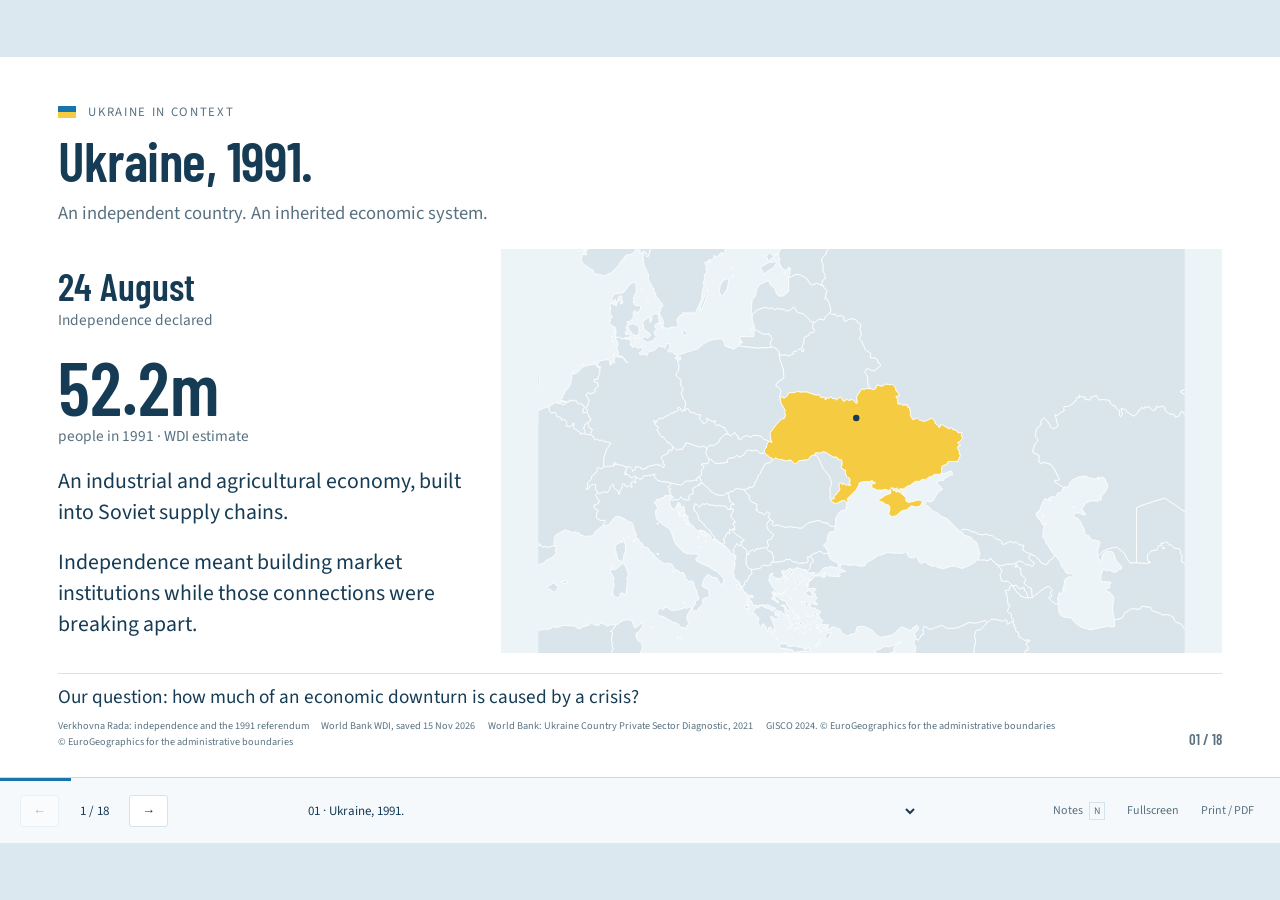
<file: deck/index.html>
<!doctype html>
<html lang="en">
  <head>
    <meta charset="utf-8" />
    <meta name="viewport" content="width=device-width,initial-scale=1" />
    <title>Ukraine: the path we don't observe</title>
    <meta name="theme-color" content="#163c55" />
    <link
      rel="icon"
      href="data:image/svg+xml,%3Csvg xmlns='http://www.w3.org/2000/svg' viewBox='0 0 32 32'%3E%3Cpath fill='%231675ae' d='M0 0h32v16H0z'/%3E%3Cpath fill='%23f5cc41' d='M0 16h32v16H0z'/%3E%3C/svg%3E"
    />
    <link rel="stylesheet" href="deck.css" />
    <script defer src="../prototype/vendor/d3.v7.min.js"></script>
    <script defer src="slides.js"></script>
    <script defer src="deck.js"></script>
  </head>
  <body>
    <a class="skip-link" href="#navigation">Skip to slide navigation</a>
    <main class="stage" id="stage" aria-label="Lecture slides">
      <p id="loading" role="status">Loading the lecture…</p>
    </main>
    <nav id="navigation" aria-label="Slide navigation">
      <div class="nav-left">
        <button id="previous" aria-label="Previous slide">←</button
        ><span id="counter" aria-live="polite">1 / 18</span
        ><button id="next" aria-label="Next slide">→</button>
      </div>
      <label class="slide-picker"
        ><span class="visually-hidden">Choose slide</span
        ><select id="slide-select"></select
      ></label>
      <div class="nav-right">
        <button
          id="notes-button"
          aria-pressed="false"
          title="Speaker notes · N"
        >
          Notes <kbd>N</kbd></button
        ><button id="fullscreen" title="Fullscreen · F">Fullscreen</button
        ><button id="print" title="Print all slides to PDF">Print / PDF</button>
      </div>
      <div id="progress" aria-hidden="true"></div>
    </nav>
    <aside id="notes" hidden aria-labelledby="notes-title">
      <div>
        <h2 id="notes-title">Speaker notes</h2>
        <button id="close-notes" aria-label="Close speaker notes">×</button>
      </div>
      <p id="notes-text"></p>
    </aside>
    <div id="tooltip" class="tooltip" hidden></div>
    <script>
      document.getElementById("loading").textContent =
        "Loading the lecture… Use arrow keys to move between slides.";
    </script>
  </body>
</html>
</file>
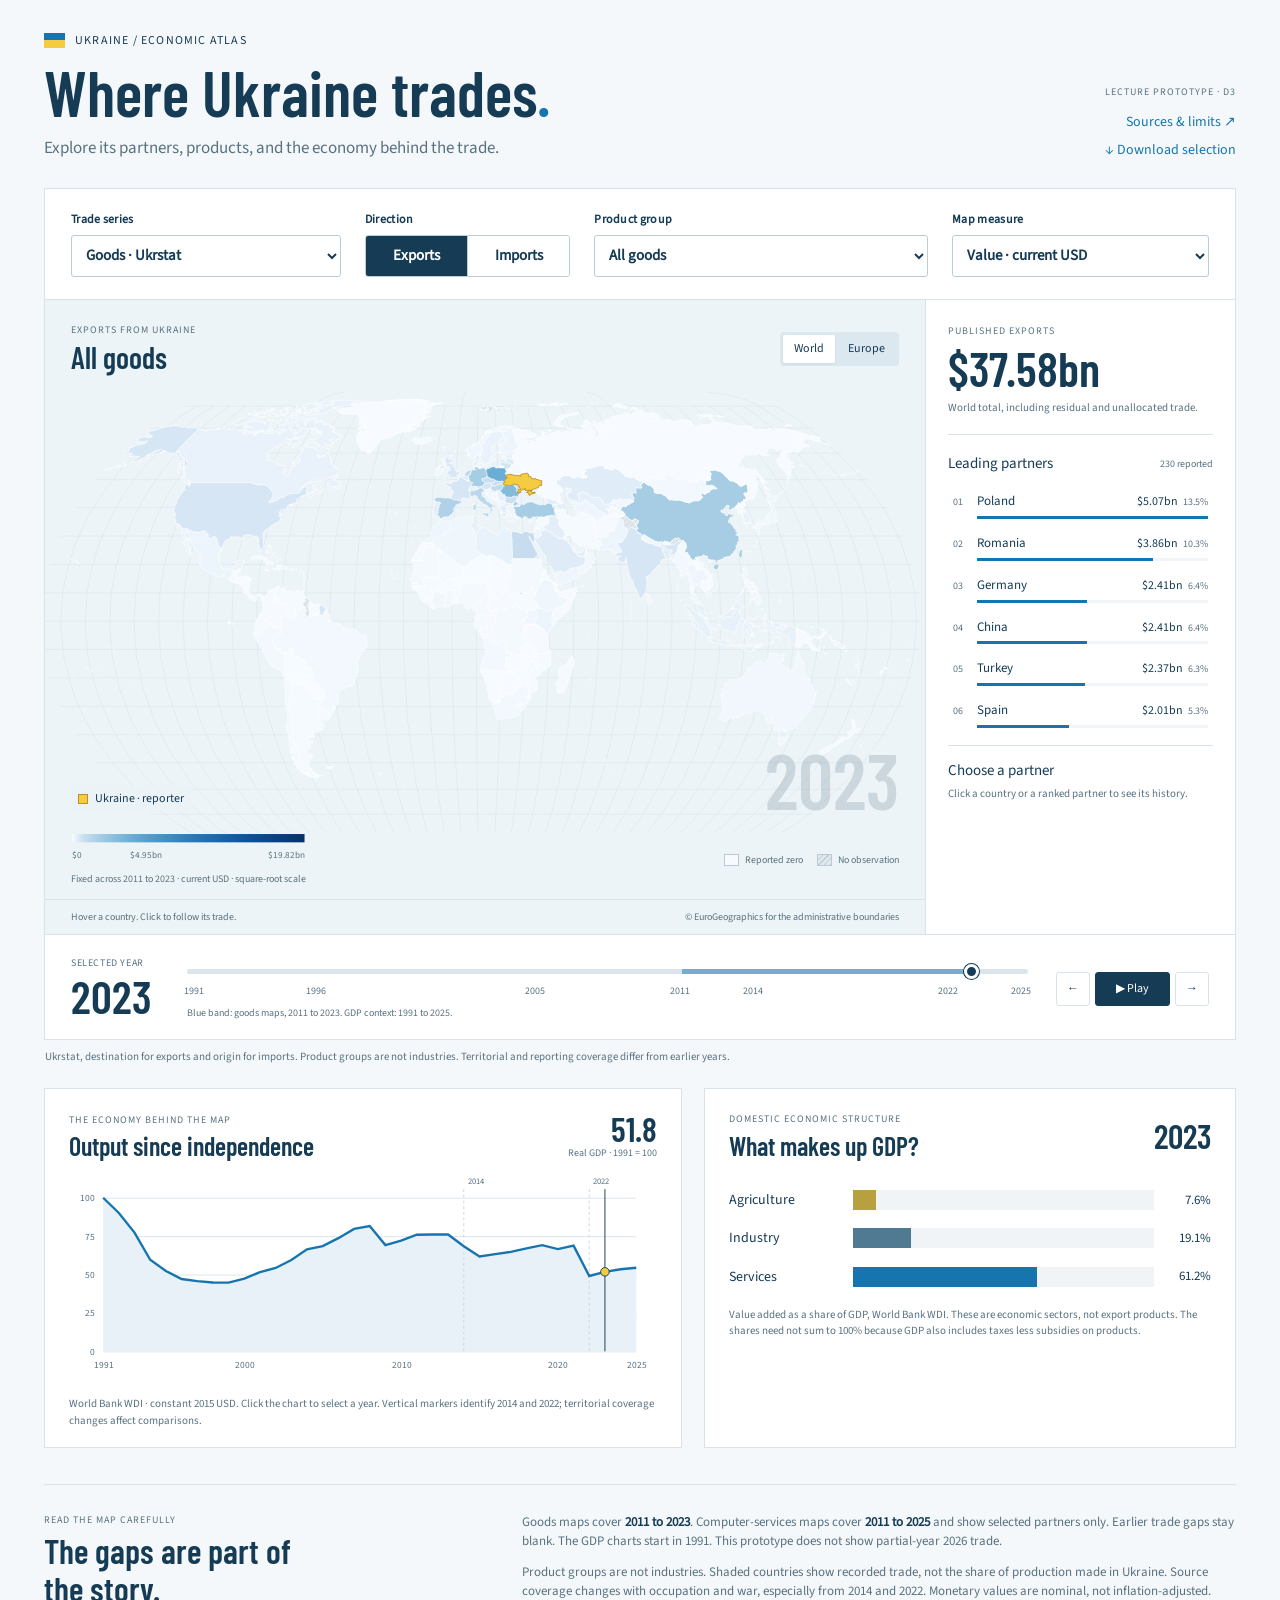
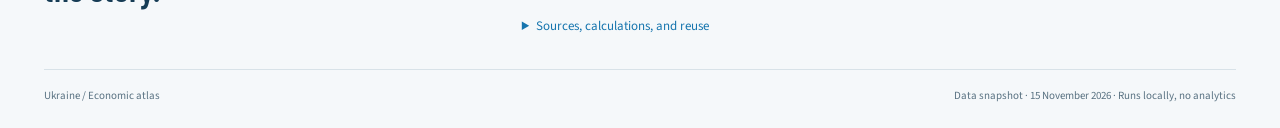
<file: prototype/index.html>
<!doctype html>
<html lang="en">
  <head>
    <meta charset="utf-8" />
    <meta name="viewport" content="width=device-width,initial-scale=1" />
    <meta name="theme-color" content="#163c55" />
    <title>Where Ukraine trades | Economic atlas</title>
    <link
      rel="icon"
      href="data:image/svg+xml,%3Csvg xmlns='http://www.w3.org/2000/svg' viewBox='0 0 32 32'%3E%3Cpath fill='%231675ae' d='M0 0h32v16H0z'/%3E%3Cpath fill='%23f5cc41' d='M0 16h32v16H0z'/%3E%3C/svg%3E"
    />
    <link rel="stylesheet" href="styles.css" />
    <script defer src="vendor/d3.v7.min.js"></script>
    <script defer src="app.js"></script>
  </head>
  <body>
    <a class="skip-link" href="#controls">Skip to controls</a>
    <div class="page">
      <header class="masthead">
        <div>
          <div class="atlas-label">
            <span class="flag" aria-hidden="true"></span> Ukraine / Economic
            atlas
          </div>
          <h1>Where Ukraine trades<span>.</span></h1>
          <p class="intro">
            Explore its partners, products, and the economy behind the trade.
          </p>
        </div>
        <div class="header-actions">
          <span class="prototype-label">Lecture prototype · D3</span
          ><a href="#sources"
            >Sources &amp; limits <span aria-hidden="true">↗</span></a
          ><a id="download" class="text-button" aria-disabled="true"
            >↓ Download selection</a
          >
        </div>
      </header>

      <main>
        <div id="load-status" role="status" class="load-status">
          Loading the local data files…
        </div>
        <section
          id="controls"
          class="controls"
          aria-label="Trade controls"
          hidden
        >
          <label class="field"
            >Trade series<select id="dataset">
              <option value="goods">Goods · Ukrstat</option>
              <option value="it">Computer services · NBU</option>
            </select></label
          >
          <div class="field">
            Direction
            <div class="segmented" role="group" aria-label="Trade direction">
              <button data-flow="export" aria-pressed="true">Exports</button
              ><button data-flow="import" aria-pressed="false">Imports</button>
            </div>
          </div>
          <label class="field product-field"
            >Product group<select id="sector">
              <option>All goods</option>
            </select></label
          >
          <label class="field"
            >Map measure<select id="measure">
              <option value="value">Value · current USD</option>
              <option value="share">Share of total · %</option>
            </select></label
          >
        </section>

        <section class="atlas" aria-label="Trade partner map" hidden id="atlas">
          <div class="map-column">
            <div class="map-heading">
              <div>
                <p class="eyebrow" id="map-kicker">Exports from Ukraine</p>
                <h2 id="map-title">All goods</h2>
              </div>
              <div class="view-controls" role="group" aria-label="Map view">
                <button id="world-view" aria-pressed="true">World</button
                ><button id="europe-view" aria-pressed="false">Europe</button>
              </div>
            </div>
            <div class="map-wrap" id="map-wrap">
              <svg
                id="map"
                viewBox="0 0 960 500"
                role="img"
                aria-labelledby="map-svg-title map-svg-desc"
              >
                <title id="map-svg-title">Ukraine's trading partners</title>
                <desc id="map-svg-desc">
                  Country colors show recorded trade values. Ukraine is yellow.
                  A keyboard-accessible partner list appears beside the map.
                </desc>
                <defs>
                  <pattern
                    id="missing"
                    width="6"
                    height="6"
                    patternUnits="userSpaceOnUse"
                  >
                    <rect width="6" height="6" fill="#e0e8ec" />
                    <path
                      d="M-1 1L1-1M0 6L6 0M5 7L7 5"
                      stroke="#c4d1d9"
                      stroke-width="0.7"
                    />
                  </pattern>
                  <linearGradient
                    id="color-key"
                    x1="0"
                    x2="100%"
                  ></linearGradient>
                </defs>
                <g id="map-geography"></g>
              </svg>
              <span class="map-year" id="map-year" aria-hidden="true"
                >2023</span
              >
              <div class="map-empty" id="map-empty" hidden>
                <h3>No trade map for <span id="empty-year"></span></h3>
                <p id="empty-explanation"></p>
                <button id="jump-to-data">
                  Go to first available trade year
                </button>
                <p class="empty-hint">
                  The GDP timeline below still covers this year.
                </p>
              </div>
              <span class="ukraine-key"><i></i> Ukraine · reporter</span>
            </div>
            <div class="legend-row">
              <div class="color-legend">
                <svg
                  id="legend"
                  viewBox="0 0 260 42"
                  aria-label="Map color scale"
                ></svg
                ><span id="scale-note">Fixed scale across years</span>
              </div>
              <div class="missing-key">
                <span class="zero-swatch"></span>Reported zero
                <span class="missing-swatch"></span>No observation
              </div>
            </div>
            <div class="map-footer">
              <span>Hover a country. Click to follow its trade.</span
              ><span>© EuroGeographics for the administrative boundaries</span>
            </div>
          </div>
          <aside class="partners" aria-labelledby="partner-heading">
            <div class="partners-heading">
              <p class="eyebrow" id="total-label">Published exports</p>
              <div class="trade-total" id="trade-total"></div>
              <p id="total-note"></p>
            </div>
            <div class="list-heading">
              <h3 id="partner-heading">Leading partners</h3>
              <span id="partner-count"></span>
            </div>
            <div id="partner-list" class="partner-list"></div>
            <div class="country-detail">
              <div class="country-detail-heading">
                <h3 id="country-title">Choose a partner</h3>
                <button
                  id="clear-country"
                  class="text-button"
                  aria-label="Clear selected partner"
                  hidden
                >
                  Clear
                </button>
              </div>
              <p id="country-subtitle">
                Click a country or a ranked partner to see its history.
              </p>
              <svg
                id="country-chart"
                viewBox="0 0 320 110"
                role="img"
                aria-label="Selected partner trade history"
              ></svg>
            </div>
          </aside>
        </section>

        <section
          class="timeline"
          id="timeline"
          aria-label="Year controls"
          hidden
        >
          <div class="year-readout">
            <label for="year">Selected year</label
            ><output for="year" id="year-value">2023</output>
          </div>
          <div class="year-track">
            <input
              type="range"
              id="year"
              min="1991"
              max="2025"
              value="2023"
              step="1"
              aria-describedby="availability"
            />
            <div class="year-ticks">
              <button data-year="1991">1991</button
              ><button data-year="1996">1996</button
              ><button data-year="2005">2005</button
              ><button data-year="2011">2011</button
              ><button data-year="2014">2014</button
              ><button data-year="2022">2022</button
              ><button data-year="2025">2025</button>
            </div>
            <p id="availability"></p>
          </div>
          <div class="playback">
            <button id="previous-year" aria-label="Previous year">←</button
            ><button id="play" aria-label="Play available trade years">
              ▶ Play</button
            ><button id="next-year" aria-label="Next year">→</button>
          </div>
        </section>
        <p
          class="selection-note"
          id="selection-note"
          role="status"
          aria-live="polite"
        ></p>

        <section
          class="context-grid"
          id="context"
          aria-label="Economic context"
          hidden
        >
          <article class="context-panel">
            <div class="panel-heading">
              <div>
                <p class="eyebrow">The economy behind the map</p>
                <h2>Output since independence</h2>
              </div>
              <div class="chart-stat">
                <strong id="gdp-value"></strong
                ><span>Real GDP · 1991 = 100</span>
              </div>
            </div>
            <svg
              id="gdp-chart"
              viewBox="0 0 620 225"
              role="img"
              aria-label="Real GDP indexed to 1991 equals 100, from 1991 to 2025"
            ></svg>
            <p class="chart-footnote">
              World Bank WDI · constant 2015 USD. Click the chart to select a
              year. Vertical markers identify 2014 and 2022; territorial
              coverage changes affect comparisons.
            </p>
          </article>
          <article class="context-panel">
            <div class="panel-heading">
              <div>
                <p class="eyebrow">Domestic economic structure</p>
                <h2>What makes up GDP?</h2>
              </div>
              <span class="chart-year" id="structure-year">2023</span>
            </div>
            <div id="structure-bars" class="structure-bars"></div>
            <p class="chart-footnote">
              Value added as a share of GDP, World Bank WDI. These are economic
              sectors, not export products. The shares need not sum to 100%
              because GDP also includes taxes less subsidies on products.
            </p>
          </article>
        </section>

        <section class="sources" id="sources">
          <div>
            <p class="eyebrow">Read the map carefully</p>
            <h2>The gaps are part of the story.</h2>
          </div>
          <div class="source-notes">
            <p>
              Goods maps cover <strong>2011 to 2023</strong>. Computer-services
              maps cover <strong>2011 to 2025</strong> and show selected
              partners only. Earlier trade gaps stay blank. The GDP charts start
              in 1991. This prototype does not show partial-year 2026 trade.
            </p>
            <p>
              Product groups are not industries. Shaded countries show recorded
              trade, not the share of production made in Ukraine. Source
              coverage changes with occupation and war, especially from 2014 and
              2022. Monetary values are nominal, not inflation-adjusted.
            </p>
            <details>
              <summary>Sources, calculations, and reuse</summary>
              <div class="details-content">
                <p>
                  <a
                    href="https://stat.gov.ua/uk/datasets/zovnishnya-torhivlya-tovaramy"
                    target="_blank"
                    rel="noreferrer"
                    >Ukrstat goods statistics</a
                  >
                  provide annual partner totals and two-digit UKTZED products.
                  The product filter uses the documented teaching groups from
                  the data package. Sector-filtered totals sum named ISO3
                  partners only; residual and non-HS special goods are excluded.
                  Shares for All goods use the published world total.
                </p>
                <p>
                  <a
                    href="https://bank.gov.ua/en/statistic/sector-external"
                    target="_blank"
                    rel="noreferrer"
                    >NBU external-sector statistics</a
                  >
                  provide computer-services trade. Shares use its published
                  computer-services total, including partners outside the
                  displayed list. Goods and services remain separate series.
                </p>
                <p>
                  <a
                    href="https://data.worldbank.org/country/ukraine"
                    target="_blank"
                    rel="noreferrer"
                    >World Bank WDI</a
                  >
                  provides GDP and sector shares. The map uses
                  <a
                    href="https://gisco-services.ec.europa.eu/distribution/v2/countries/"
                    target="_blank"
                    rel="noreferrer"
                    >GISCO 2024 boundaries</a
                  >, not historical borders or military control. Crimea is
                  included in Ukraine. © EuroGeographics for the administrative
                  boundaries. Noncommercial use only; review
                  <a
                    href="https://ec.europa.eu/eurostat/web/gisco/geodata/administrative-units"
                    target="_blank"
                    rel="noreferrer"
                    >the geographical data terms</a
                  >.
                </p>
                <p>
                  Map scales are fixed across years within each series, flow,
                  product group, and measure. Zero and missing are different.
                  Tiny countries may not have a polygon at this map resolution.
                  The selected-partner list still reports them. Borders do not
                  measure statistical coverage.
                </p>
                <p>
                  <a href="../README.md">Full data README</a> ·
                  <a href="../manifest.json">Source download manifest</a> ·
                  <a href="../metadata/reconciliation_differences.csv"
                    >Published component discrepancies</a
                  >
                </p>
              </div>
            </details>
          </div>
        </section>
      </main>
      <footer class="page-footer">
        <span>Ukraine / Economic atlas</span
        ><span
          >Data snapshot · 15 November 2026 · Runs locally, no analytics</span
        >
      </footer>
    </div>
    <div id="tooltip" class="tooltip" role="tooltip" hidden></div>
  </body>
</html>
</file>
<file: deck/deck.css>
@font-face {
  font-family: Barlow;
  src: url("../prototype/fonts/barlow-condensed-600.woff2") format("woff2");
  font-weight: 600;
  font-display: swap;
}
@font-face {
  font-family: Source;
  src: url("../prototype/fonts/source-sans-3-400.woff2") format("woff2");
  font-weight: 400;
  font-display: swap;
}
:root {
  --ink: #163c55;
  --blue: #1675ae;
  --teal: #198a84;
  --yellow: #f5cc41;
  --red: #b94b56;
  --muted: #587181;
  --line: #d6e2e9;
  --pale: #edf4f7;
  --body: Source, "Segoe UI", sans-serif;
  --display: Barlow, "Arial Narrow", sans-serif;
}
* {
  box-sizing: border-box;
}
body {
  margin: 0;
  background: #dce8ef;
  color: var(--ink);
  font-family: var(--body);
  height: 100dvh;
  display: flex;
  flex-direction: column;
  justify-content: center;
  align-items: center;
  overflow: hidden;
}
button,
select {
  font: inherit;
  color: inherit;
}
a {
  color: var(--blue);
  text-underline-offset: 3px;
}
button {
  cursor: pointer;
}
button:disabled {
  opacity: 0.35;
  cursor: default;
}
button:focus-visible,
select:focus-visible,
a:focus-visible {
  outline: 3px solid var(--blue);
  outline-offset: 3px;
}
[hidden] {
  display: none !important;
}
.stage {
  width: min(100vw, calc((100dvh - 66px) * 16 / 9));
  container-type: inline-size;
  flex-shrink: 0;
}
.slide {
  display: none;
  position: relative;
  aspect-ratio: 16/9;
  width: 100%;
  background: #fff;
  padding: 3.6cqw 4.5cqw 2.2cqw;
  overflow: hidden;
  flex-direction: column;
}
.slide.active {
  display: flex;
}
.slide-head {
  flex-shrink: 0;
  position: relative;
}
.chapter {
  font-size: 1cqw;
  text-transform: uppercase;
  letter-spacing: 0.13em;
  color: var(--muted);
  display: flex;
  gap: 1cqw;
  align-items: center;
  margin: 0 0 0.75cqw;
}
.chapter:before {
  content: "";
  height: 0.9cqw;
  width: 1.4cqw;
  background: linear-gradient(var(--blue) 50%, var(--yellow) 50%);
}
h1,
h2,
h3,
p {
  margin: 0;
}
h1 {
  font-family: var(--display);
  font-weight: 600;
  line-height: 1.04;
  font-size: 4.35cqw;
  max-width: 94%;
  letter-spacing: -0.01em;
}
.kicker {
  font-size: 1.45cqw;
  line-height: 1.35;
  margin-top: 1cqw;
  color: var(--muted);
}
.slide-content {
  display: flex;
  flex: 1;
  min-height: 0;
  gap: 3cqw;
  margin-top: 1.8cqw;
}
.slide-content > .chart {
  flex: 1;
  min-width: 0;
  min-height: 0;
}
.chart svg {
  width: 100%;
  height: 100%;
  display: block;
  overflow: visible;
}
.full-chart .slide-content {
  flex-direction: column;
  gap: 0.7cqw;
}
.full-chart .large {
  flex: 1;
}
.under-chart {
  display: flex;
  gap: 2cqw;
  justify-content: space-between;
  font-size: 1.4cqw;
  color: var(--muted);
  align-items: center;
}
.under-chart b {
  color: var(--ink);
}
.explanation {
  width: 31%;
  display: flex;
  flex-direction: column;
  justify-content: center;
  gap: 1.2cqw;
  font-size: 1.65cqw;
  line-height: 1.35;
}
.explanation ul,
.explanation ol {
  padding-left: 1.35em;
  margin: 0;
  display: flex;
  flex-direction: column;
  gap: 1cqw;
}
.explanation p {
  max-width: 100%;
}
.big-stat {
  font-family: var(--display);
  font-size: 7.5cqw;
  line-height: 0.95;
}
.negative {
  color: var(--red);
}
.positive {
  color: var(--teal);
}
.stat-caption {
  color: var(--muted);
  font-size: 1.25cqw;
  line-height: 1.3;
}
.two-stats {
  display: flex;
  gap: 1.6cqw;
  margin-bottom: 0.6cqw;
}
.two-stats > div {
  display: flex;
  flex-direction: column;
  gap: 0.2cqw;
}
.two-stats b {
  font-family: var(--display);
  font-size: 4.7cqw;
  font-weight: 600;
  line-height: 1;
  color: var(--red);
}
.two-stats b.positive {
  color: var(--teal);
}
.two-stats span {
  font-size: 1.25cqw;
  color: var(--muted);
}
.warning {
  border-left: 3px solid var(--yellow);
  padding-left: 1cqw;
  font-size: 1.35cqw;
  line-height: 1.4;
  color: var(--ink);
}
.unit-note {
  font-size: 1.2cqw;
  color: var(--muted);
}
.slide-bottom {
  flex-shrink: 0;
  margin-top: 1.5cqw;
}
.takeaway {
  border-top: 1px solid var(--line);
  padding-top: 0.9cqw;
  font-size: 1.5cqw;
  line-height: 1.3;
}
.slide-footer {
  display: flex;
  justify-content: space-between;
  align-items: flex-end;
  gap: 1.5cqw;
  margin-top: 0.8cqw;
  min-height: 1.25cqw;
  color: var(--muted);
  font-size: 0.8cqw;
  line-height: 1.3;
}
.slide-footer .source-links {
  max-width: 90%;
  display: flex;
  flex-wrap: wrap;
  gap: 0.15cqw 1cqw;
}
.slide-footer a {
  color: var(--muted);
  text-decoration: none;
}
.slide-footer a:hover {
  text-decoration: underline;
}
.slide-number {
  font-family: var(--display);
  font-size: 1.15cqw;
  white-space: nowrap;
}
.intro .slide-content {
  gap: 1cqw;
}
.intro-facts {
  width: 37%;
  display: flex;
  flex-direction: column;
  justify-content: center;
  gap: 1.5cqw;
  font-size: 1.7cqw;
}
.date-fact {
  font-family: var(--display);
  font-size: 3cqw;
}
.date-fact span,
.population-fact span {
  display: block;
  font-family: var(--body);
  font-size: 1.2cqw;
  color: var(--muted);
}
.population-fact b {
  font-family: var(--display);
  font-size: 5.8cqw;
  line-height: 1;
  font-weight: 600;
}
.intro-map {
  background: var(--pale);
  overflow: hidden;
}
.method .slide-content {
  flex-direction: column;
  gap: 1.2cqw;
}
.method-steps {
  display: flex;
  gap: 2.6cqw;
}
.method-steps article {
  flex: 1;
  min-width: 0;
}
.method-steps article > span {
  font-size: 1.1cqw;
  color: var(--teal);
  text-transform: uppercase;
  letter-spacing: 0.05em;
}
.method-steps h3 {
  font-family: var(--display);
  font-size: 2.2cqw;
  line-height: 1.1;
  margin: 0.7cqw 0;
}
.method-steps p {
  font-size: 1.4cqw;
  color: var(--muted);
}
.method-chart {
  flex: 1;
  min-height: 0;
}
.paper .slide-content {
  display: flex;
  flex-direction: column;
  gap: 1.7cqw;
}
.paper-design {
  display: flex;
  gap: 3cqw;
  justify-content: space-between;
}
.paper-design > div {
  display: flex;
  gap: 1.2cqw;
  align-items: center;
}
.design-number {
  font-family: var(--display);
  font-size: 6cqw;
  line-height: 1;
}
.paper-design p {
  font-size: 1.35cqw;
  color: var(--muted);
}
.period-strip {
  display: flex;
  min-height: 4.5cqw;
  font-size: 1.7cqw;
}
.period-strip > div {
  padding: 1.2cqw 1.7cqw;
  background: var(--pale);
  flex: 18;
}
.period-strip > div + div {
  background: var(--ink);
  color: #fff;
  flex: 5;
}
.paper-outcome {
  font-size: 1.9cqw;
}
.paper .warning {
  font-size: 1.5cqw;
}
.weights .slide-content {
  gap: 2cqw;
}
.weight-list {
  width: 28%;
  display: flex;
  flex-direction: column;
  justify-content: center;
  gap: 1.5cqw;
  font-size: 1.35cqw;
}
.weight-row {
  display: grid;
  grid-template-columns: 1fr auto;
  align-items: baseline;
  gap: 0.8cqw;
  margin-bottom: 1cqw;
}
.weight-row strong {
  font-family: var(--display);
  font-size: 2.9cqw;
  font-weight: 600;
  line-height: 1;
}
.weight-bar {
  grid-column: 1/-1;
  height: 0.45cqw;
  background: var(--pale);
}
.weight-bar > span {
  display: block;
  height: 100%;
}
.weight-list > p:last-child {
  font-size: 1.25cqw;
  color: var(--muted);
}
.line-key {
  display: inline-block;
  vertical-align: middle;
  width: 2.2cqw;
  border-top: 3px solid var(--ink);
  margin-right: 0.35cqw;
}
.line-key.synthetic {
  border-color: var(--teal);
  border-top-style: dashed;
}
.status-label {
  border: 1px solid var(--line);
  padding: 0.3cqw 0.6cqw;
  font-size: 1.05cqw;
}
.placebos .explanation {
  width: 38%;
  font-size: 1.65cqw;
}
.replication .slide-content {
  flex-direction: column;
  gap: 2cqw;
}
.replication-columns {
  display: grid;
  grid-template-columns: 1fr 1fr;
  gap: 4cqw;
}
.replication-columns h3 {
  font-family: var(--display);
  font-size: 2.7cqw;
  margin-bottom: 1.4cqw;
}
.replication-columns ul {
  list-style: none;
  padding: 0;
  margin: 0;
  display: flex;
  flex-direction: column;
  gap: 1.1cqw;
  font-size: 1.7cqw;
}
.replication-columns li {
  padding-left: 1.5cqw;
  position: relative;
}
.checks li:before {
  content: "✓";
  position: absolute;
  left: 0;
  color: var(--teal);
}
.pending li:before {
  content: "○";
  position: absolute;
  left: 0;
  color: var(--muted);
}
.replication .warning {
  font-size: 1.5cqw;
}
.sources .slide-content {
  display: grid;
  grid-template-columns: 1fr 1fr;
  gap: 4cqw;
}
.closing-questions {
  display: flex;
  flex-direction: column;
  gap: 1.6cqw;
  justify-content: center;
  font-family: var(--display);
  font-size: 2.6cqw;
  line-height: 1.15;
}
.source-directory {
  display: flex;
  flex-direction: column;
  gap: 0.65cqw;
  font-size: 1.05cqw;
  justify-content: center;
}
.source-directory a {
  text-decoration: none;
}
.source-directory a:hover {
  text-decoration: underline;
}
.source-directory p {
  font-size: 0.9cqw;
  color: var(--muted);
  margin-top: 1cqw;
}
.axis text,
.chart-label {
  fill: var(--muted);
  font-family: var(--body);
  font-size: 17px;
}
.axis path {
  display: none;
}
.axis line {
  stroke: var(--line);
}
.chart-label.dark {
  fill: var(--ink);
}
.chart-note {
  font-family: var(--body);
  font-size: 16px;
  fill: var(--muted);
}
.chart-event {
  stroke: var(--red);
  stroke-dasharray: 4 5;
  stroke-width: 1.2;
}
.country-shape {
  stroke: #fff;
  stroke-width: 0.8;
  vector-effect: non-scaling-stroke;
}
.map-callout {
  font-family: var(--body);
  font-size: 18px;
  fill: var(--ink);
  paint-order: stroke;
  stroke: #fff;
  stroke-width: 5px;
  stroke-linejoin: round;
}
.map-callout.weight {
  font-family: var(--display);
  font-size: 26px;
}
.tooltip {
  position: fixed;
  pointer-events: none;
  background: var(--ink);
  color: #fff;
  z-index: 20;
  font-size: 16px;
  line-height: 1.4;
  padding: 11px 15px;
  border-radius: 3px;
  max-width: 300px;
}
.tooltip strong {
  display: block;
  font-weight: 600;
}
.tooltip small {
  display: block;
  font-size: 12px;
  color: #c8dce8;
}
#navigation {
  position: relative;
  width: 100%;
  height: 66px;
  display: flex;
  gap: 20px;
  justify-content: space-between;
  align-items: center;
  padding: 10px max(20px, calc((100vw - 1500px) / 2));
  background: #f6f9fb;
  border-top: 1px solid #cbd9e2;
  flex-shrink: 0;
  font-size: 13px;
}
.nav-left,
.nav-right {
  display: flex;
  gap: 10px;
  align-items: center;
}
.nav-left button {
  border: 1px solid var(--line);
  padding: 6px 12px;
  border-radius: 3px;
  background: white;
}
.nav-right button {
  border: 0;
  background: none;
  padding: 6px;
  color: var(--muted);
  font-size: 12px;
}
.nav-right button[aria-pressed="true"] {
  color: var(--blue);
  background: #e8f0f5;
}
.slide-picker {
  flex: 1;
  min-width: 0;
  max-width: 620px;
}
.slide-picker select {
  width: 100%;
  background: none;
  border: 0;
  text-overflow: ellipsis;
  padding: 6px;
  font-size: 13px;
}
#counter {
  font-variant-numeric: tabular-nums;
  white-space: nowrap;
  min-width: 50px;
  text-align: center;
}
kbd {
  font: inherit;
  font-size: 10px;
  border: 1px solid var(--line);
  padding: 1px 4px;
  margin-left: 4px;
}
#progress {
  position: absolute;
  top: 0;
  left: 0;
  height: 3px;
  background: var(--blue);
  width: 0;
  transition: width 0.15s;
}
#notes {
  position: fixed;
  right: 20px;
  bottom: 82px;
  z-index: 10;
  width: 440px;
  max-width: calc(100vw - 40px);
  max-height: 55vh;
  overflow: auto;
  padding: 22px;
  background: #fff;
  box-shadow: 0 8px 50px #163c5533;
  border: 1px solid var(--line);
  font-size: 16px;
  line-height: 1.6;
}
#notes > div {
  display: flex;
  justify-content: space-between;
  align-items: center;
  margin-bottom: 12px;
}
#notes h2 {
  font-family: var(--display);
  font-size: 28px;
  font-weight: 600;
}
#close-notes {
  border: 0;
  background: none;
  font-size: 24px;
  color: var(--muted);
}
.visually-hidden {
  position: absolute;
  width: 1px;
  height: 1px;
  padding: 0;
  margin: -1px;
  overflow: hidden;
  clip: rect(0, 0, 0, 0);
  white-space: nowrap;
  border: 0;
}
.skip-link {
  position: fixed;
  top: 6px;
  left: 6px;
  z-index: 100;
  transform: translateY(-200%);
  background: white;
  padding: 8px;
}
.skip-link:focus {
  transform: none;
}
#loading {
  background: white;
  padding: 60px;
  font-size: 22px;
}
.svg-swatch {
  stroke: var(--line);
  stroke-width: 1;
}
@media screen and (max-width: 760px) {
  body {
    height: auto;
    min-height: 100dvh;
    overflow: auto;
    justify-content: flex-start;
    padding-bottom: 66px;
  }
  .stage {
    width: 100%;
    container-type: normal;
  }
  .slide {
    aspect-ratio: auto;
    min-height: calc(100dvh - 66px);
    padding: 28px 24px 22px;
    overflow: visible;
  }
  .chapter {
    font-size: 11px;
    gap: 9px;
    margin-bottom: 12px;
  }
  .chapter:before {
    width: 16px;
    height: 11px;
  }
  h1 {
    font-size: 38px;
    max-width: 100%;
  }
  .kicker {
    font-size: 16px;
    margin-top: 14px;
  }
  .slide-content {
    flex-direction: column;
    gap: 20px;
    margin-top: 22px;
  }
  .slide-content > .chart {
    flex: auto;
    min-height: 260px;
    height: 280px;
  }
  .slide-content .large {
    height: 320px;
  }
  .explanation,
  .weight-list,
  .intro-facts,
  .placebos .explanation {
    width: 100%;
    font-size: 19px;
    gap: 15px;
  }
  .intro .slide-content {
    flex-direction: column-reverse;
  }
  .intro-map {
    border-radius: 0;
  }
  .intro-facts {
    gap: 18px;
  }
  .date-fact {
    font-size: 30px;
  }
  .date-fact span,
  .population-fact span {
    font-size: 15px;
  }
  .population-fact b {
    font-size: 52px;
  }
  .big-stat {
    font-size: 72px;
  }
  .stat-caption {
    font-size: 15px;
  }
  .explanation ul,
  .explanation ol {
    gap: 12px;
  }
  .two-stats {
    gap: 30px;
  }
  .two-stats b {
    font-size: 46px;
  }
  .two-stats span {
    font-size: 16px;
  }
  .warning,
  .unit-note,
  .paper .warning,
  .replication .warning {
    font-size: 16px;
    padding-left: 12px;
  }
  .under-chart {
    flex-wrap: wrap;
    justify-content: flex-start;
    font-size: 16px;
    gap: 14px;
  }
  .slide-bottom {
    margin-top: 25px;
  }
  .takeaway {
    font-size: 18px;
    padding-top: 15px;
  }
  .slide-footer {
    font-size: 10px;
    gap: 12px;
    margin-top: 16px;
  }
  .slide-footer .source-links {
    gap: 5px 10px;
  }
  .slide-number {
    font-size: 14px;
  }
  .method-steps {
    flex-direction: column;
    gap: 20px;
  }
  .method-steps article > span {
    font-size: 12px;
  }
  .method-steps h3 {
    font-size: 27px;
    margin: 5px 0;
  }
  .method-steps p {
    font-size: 17px;
  }
  .paper-design {
    flex-direction: column;
    gap: 20px;
  }
  .paper-design > div {
    gap: 20px;
  }
  .design-number {
    font-size: 60px;
  }
  .paper-design p {
    font-size: 17px;
  }
  .paper .slide-content {
    gap: 24px;
  }
  .period-strip {
    min-height: 60px;
    font-size: 17px;
  }
  .period-strip > div {
    padding: 16px;
    flex: 1;
  }
  .period-strip > div + div {
    flex: 1;
  }
  .paper-outcome {
    font-size: 21px;
  }
  .weight-row {
    margin-bottom: 12px;
    gap: 8px;
  }
  .weight-row strong {
    font-size: 34px;
  }
  .weight-bar {
    height: 6px;
  }
  .weight-list > p:last-child {
    font-size: 16px;
  }
  .line-key {
    width: 25px;
    margin-right: 6px;
  }
  .status-label {
    font-size: 12px;
    padding: 4px 7px;
  }
  .replication-columns {
    grid-template-columns: 1fr;
    gap: 30px;
  }
  .replication-columns h3 {
    font-size: 30px;
    margin-bottom: 15px;
  }
  .replication-columns ul {
    font-size: 19px;
    gap: 12px;
  }
  .replication-columns li {
    padding-left: 22px;
  }
  .sources .slide-content {
    display: flex;
    gap: 30px;
  }
  .closing-questions {
    gap: 20px;
    font-size: 28px;
  }
  .source-directory {
    font-size: 15px;
    gap: 12px;
  }
  .source-directory p {
    font-size: 13px;
    margin-top: 12px;
  }
  #navigation {
    position: fixed;
    bottom: 0;
    z-index: 5;
    height: 66px;
    padding: 8px 12px;
    gap: 8px;
  }
  .nav-right {
    gap: 1px;
  }
  .nav-right #fullscreen,
  .nav-right #print,
  .nav-right kbd {
    display: none;
  }
  .nav-left {
    gap: 6px;
  }
  .nav-left button {
    padding: 6px 9px;
  }
  .slide-picker select {
    font-size: 12px;
  }
  .nav-right button {
    padding: 6px;
  }
  .nav-left #counter {
    min-width: 38px;
    font-size: 12px;
  }
}
@media (prefers-reduced-motion: reduce) {
  * {
    transition: none !important;
    animation: none !important;
    scroll-behavior: auto !important;
  }
}
@page {
  size: 13.333in 7.5in;
  margin: 0;
}
@media print {
  html,
  body {
    display: block;
    height: auto;
    width: 13.333in;
    overflow: visible;
    background: white;
    padding: 0;
  }
  .stage {
    display: block;
    width: 13.333in;
    container-type: inline-size;
  }
  .slide,
  .slide.active {
    display: flex;
    width: 13.333in;
    height: 7.5in;
    aspect-ratio: auto;
    break-after: page;
    page-break-after: always;
    overflow: hidden;
    print-color-adjust: exact;
    -webkit-print-color-adjust: exact;
  }
  .slide:last-child {
    break-after: auto;
    page-break-after: auto;
  }
  #navigation,
  #notes,
  #tooltip,
  .skip-link {
    display: none !important;
  }
  .slide-footer a {
    text-decoration: none;
  }
  a {
    color: inherit;
  }
}
</file>
<file: prototype/styles.css>
@font-face {
  font-family: Barlow;
  src: url("fonts/barlow-condensed-600.woff2") format("woff2");
  font-weight: 600;
  font-display: swap;
}
@font-face {
  font-family: Source;
  src: url("fonts/source-sans-3-400.woff2") format("woff2");
  font-weight: 400;
  font-display: swap;
}
:root {
  --ink: #163c55;
  --muted: #587181;
  --blue: #1675ae;
  --yellow: #f5cc41;
  --water: #edf4f7;
  --line: #d8e2e8;
  --paper: #fff;
  --soft: #f5f8fa;
  --land: #dce5e9;
  --display: Barlow, "Arial Narrow", sans-serif;
  --body: Source, "Segoe UI", sans-serif;
}
* {
  box-sizing: border-box;
}
body {
  margin: 0;
  background: var(--soft);
  color: var(--ink);
  font-family: var(--body);
  font-size: 16px;
  line-height: 1.45;
}
button,
select,
input {
  font: inherit;
}
button,
a,
select,
input {
  touch-action: manipulation;
}
button,
select {
  color: inherit;
}
button {
  cursor: pointer;
}
button:disabled,
[aria-disabled="true"] {
  opacity: 0.45;
  cursor: default;
}
a {
  color: var(--blue);
  text-underline-offset: 4px;
}
button:focus-visible,
a:focus-visible,
input:focus-visible,
select:focus-visible,
summary:focus-visible {
  outline: 3px solid var(--blue);
  outline-offset: 4px;
}
[hidden] {
  display: none !important;
}
.page {
  max-width: 1600px;
  margin: auto;
  padding: 32px 44px 0;
}
.masthead {
  display: flex;
  justify-content: space-between;
  align-items: flex-end;
  padding-bottom: 28px;
  gap: 24px;
}
.atlas-label,
.eyebrow,
.prototype-label {
  font-size: 12px;
  letter-spacing: 0.1em;
  text-transform: uppercase;
}
.atlas-label {
  display: flex;
  gap: 10px;
  align-items: center;
}
.flag {
  width: 21px;
  height: 15px;
  background: linear-gradient(to bottom, var(--blue) 50%, var(--yellow) 50%);
}
h1,
h2,
h3,
p {
  margin: 0;
}
h1 {
  font-family: var(--display);
  font-size: clamp(44px, 5vw, 70px);
  font-weight: 600;
  line-height: 1.1;
  margin: 8px 0;
}
h1 span {
  color: var(--blue);
}
.intro {
  color: var(--muted);
  font-size: 17px;
}
.header-actions {
  display: flex;
  flex-direction: column;
  align-items: flex-end;
  gap: 8px;
  font-size: 14px;
}
.prototype-label {
  color: var(--muted);
  font-size: 10px;
  margin-bottom: 4px;
}
.header-actions a {
  text-decoration: none;
}
.text-button {
  padding: 0;
  border: 0;
  background: none;
  color: var(--blue);
  font-size: 14px;
}
.controls {
  display: grid;
  grid-template-columns: 1.05fr 0.8fr 1.3fr 1fr;
  gap: 24px;
  align-items: end;
  background: white;
  padding: 22px 26px;
  border: 1px solid var(--line);
  border-bottom: 0;
}
.field {
  display: flex;
  flex-direction: column;
  gap: 6px;
  font-size: 12px;
  font-weight: 600;
  letter-spacing: 0.025em;
}
select {
  width: 100%;
  border: 1px solid #bccdd8;
  border-radius: 3px;
  background: var(--paper);
  height: 42px;
  padding: 0 32px 0 10px;
  font-size: 15px;
  letter-spacing: 0;
}
.segmented {
  display: flex;
  border: 1px solid #bccdd8;
  border-radius: 3px;
  height: 42px;
  overflow: hidden;
}
.segmented button {
  border: 0;
  background: white;
  flex: 1;
  padding: 7px 12px;
  font-size: 15px;
}
.segmented button[aria-pressed="true"] {
  background: var(--ink);
  color: white;
}
.segmented button + button {
  border-left: 1px solid #bccdd8;
}
.atlas {
  display: grid;
  grid-template-columns: minmax(0, 1fr) 310px;
  border: 1px solid var(--line);
  background: white;
}
.map-column {
  min-width: 0;
  background: var(--water);
}
.map-heading {
  display: flex;
  justify-content: space-between;
  align-items: center;
  padding: 23px 26px 0;
  position: relative;
  z-index: 1;
}
.eyebrow {
  color: var(--muted);
  font-size: 10px;
  margin-bottom: 4px;
}
h2 {
  font-family: var(--display);
  font-size: 30px;
  font-weight: 600;
  line-height: 1.12;
}
.view-controls {
  display: flex;
  gap: 2px;
  background: #dce8ef;
  padding: 3px;
  border-radius: 4px;
}
.view-controls button {
  border: 0;
  background: transparent;
  padding: 5px 11px;
  border-radius: 2px;
  font-size: 12px;
}
.view-controls button[aria-pressed="true"] {
  background: white;
  box-shadow: 0 1px 3px #163c5512;
}
.map-wrap {
  position: relative;
  overflow: hidden;
  min-height: 240px;
}
#map {
  display: block;
  width: 100%;
  height: auto;
  max-height: 510px;
  overflow: hidden;
  cursor: grab;
}
#map:active {
  cursor: grabbing;
}
.country {
  stroke: #fff;
  stroke-width: 0.55;
  vector-effect: non-scaling-stroke;
}
.country:hover:not(.reporter) {
  stroke: var(--ink);
  stroke-width: 1.3;
}
.country.selected {
  stroke: var(--ink);
  stroke-width: 2;
}
.country.reporter {
  stroke: #bd9121;
  stroke-width: 1;
  fill: var(--yellow);
}
.graticule {
  fill: none;
  stroke: #d6e3eb;
  stroke-width: 0.6;
}
.map-year {
  position: absolute;
  bottom: 15px;
  right: 26px;
  font-family: var(--display);
  font-size: 78px;
  line-height: 1;
  color: #163c5529;
  pointer-events: none;
}
.ukraine-key {
  position: absolute;
  left: 26px;
  bottom: 22px;
  display: flex;
  align-items: center;
  gap: 7px;
  font-size: 12px;
  background: #edf4f7dd;
  padding: 4px 7px;
}
.ukraine-key i {
  width: 10px;
  height: 10px;
  background: var(--yellow);
  border: 1px solid #bd9121;
}
.legend-row {
  display: flex;
  justify-content: space-between;
  align-items: center;
  gap: 12px;
  padding: 0 26px 12px;
}
.color-legend {
  display: flex;
  flex-direction: column;
  gap: 0;
}
.color-legend svg {
  width: 240px;
  height: 39px;
  overflow: visible;
}
.color-legend > span {
  font-size: 10px;
  color: var(--muted);
}
.missing-key {
  display: flex;
  align-items: center;
  gap: 6px;
  font-size: 10px;
  color: var(--muted);
}
.missing-key span {
  height: 12px;
  width: 15px;
  display: inline-block;
  border: 1px solid #b8cbd6;
}
.zero-swatch {
  background: #f7fbff;
}
.missing-swatch {
  margin-left: 8px;
  background: repeating-linear-gradient(
    135deg,
    #e0e8ec,
    #e0e8ec 3px,
    #bdccd6 3px,
    #bdccd6 4px
  );
}
.map-footer {
  border-top: 1px solid var(--line);
  padding: 10px 26px;
  display: flex;
  justify-content: space-between;
  gap: 14px;
  font-size: 10px;
  color: var(--muted);
}
.partners {
  border-left: 1px solid var(--line);
  padding: 24px 22px 12px;
  display: flex;
  flex-direction: column;
}
.partners-heading {
  padding-bottom: 18px;
  border-bottom: 1px solid var(--line);
}
.trade-total {
  font-family: var(--display);
  font-size: 48px;
  line-height: 1.1;
  min-height: 53px;
}
.partners-heading > p:last-child {
  font-size: 11px;
  color: var(--muted);
  margin-top: 5px;
}
.list-heading {
  display: flex;
  justify-content: space-between;
  align-items: center;
  margin: 18px 0 10px;
}
.list-heading h3,
.country-detail h3 {
  font-weight: 400;
  font-size: 15px;
}
.list-heading span {
  font-size: 10px;
  color: var(--muted);
}
.partner-list {
  display: flex;
  flex-direction: column;
  gap: 7px;
  min-height: 225px;
}
.partner-row {
  position: relative;
  display: grid;
  grid-template-columns: 18px minmax(0, 1fr) auto;
  gap: 6px;
  width: 100%;
  padding: 7px 5px 9px;
  background: none;
  border: 0;
  text-align: left;
  font-size: 13px;
  align-items: baseline;
}
.partner-row:hover,
.partner-row[aria-pressed="true"] {
  background: #edf4f7;
}
.rank {
  font-size: 10px;
  color: var(--muted);
}
.partner-name {
  overflow: hidden;
  white-space: nowrap;
  text-overflow: ellipsis;
}
.partner-value {
  font-variant-numeric: tabular-nums;
  font-size: 12px;
}
.partner-share {
  font-size: 10px;
  color: var(--muted);
  margin-left: 3px;
}
.bar-track {
  position: absolute;
  bottom: 1px;
  left: 29px;
  right: 5px;
  height: 3px;
  background: #f1f5f7;
}
.bar-fill {
  display: block;
  height: 100%;
  background: var(--blue);
}
.country-detail {
  margin-top: 16px;
  border-top: 1px solid var(--line);
  padding-top: 14px;
}
.country-detail-heading {
  display: flex;
  justify-content: space-between;
  gap: 10px;
}
.country-detail p {
  font-size: 11px;
  color: var(--muted);
  margin: 4px 0 0;
}
.country-detail svg {
  width: 100%;
  height: auto;
  display: block;
}
.map-empty {
  position: absolute;
  inset: 14% 10% 18%;
  background: #fffffff5;
  box-shadow: 0 8px 30px #163c550c;
  border: 1px solid var(--line);
  display: flex;
  flex-direction: column;
  justify-content: center;
  align-items: center;
  text-align: center;
  padding: 20px;
  z-index: 2;
}
.map-empty h3 {
  font-family: var(--display);
  font-size: 34px;
}
.map-empty p {
  font-size: 14px;
  max-width: 340px;
  color: var(--muted);
  margin-top: 8px;
}
.map-empty button {
  background: var(--ink);
  color: white;
  border: 0;
  border-radius: 3px;
  padding: 9px 14px;
  margin-top: 16px;
  font-size: 13px;
}
.map-empty .empty-hint {
  font-size: 11px;
}
.timeline {
  display: flex;
  gap: 28px;
  align-items: center;
  border: 1px solid var(--line);
  border-top: 0;
  background: white;
  padding: 21px 26px 18px;
}
.year-readout {
  display: flex;
  flex-direction: column;
  min-width: 88px;
}
.year-readout label {
  font-size: 10px;
  text-transform: uppercase;
  letter-spacing: 0.06em;
  color: var(--muted);
}
.year-readout output {
  font-family: var(--display);
  font-size: 46px;
  line-height: 1.1;
}
.year-track {
  flex: 1;
  min-width: 0;
}
input[type="range"] {
  width: 100%;
  margin: 8px 0;
  height: 5px;
  appearance: none;
  border-radius: 2px;
  cursor: pointer;
  background: linear-gradient(
    to right,
    #dce5eb 0%,
    #dce5eb var(--range-start, 58.8%),
    #76accc var(--range-start, 58.8%),
    #76accc var(--range-end, 94.1%),
    #dce5eb var(--range-end, 94.1%)
  );
}
input[type="range"]::-webkit-slider-thumb {
  appearance: none;
  width: 15px;
  height: 15px;
  border-radius: 50%;
  background: var(--ink);
  border: 3px solid white;
  box-shadow: 0 0 0 1px var(--ink);
}
input[type="range"]::-moz-range-thumb {
  width: 10px;
  height: 10px;
  border-radius: 50%;
  background: var(--ink);
  border: 3px solid white;
  box-shadow: 0 0 0 1px var(--ink);
}
.year-ticks {
  height: 17px;
  position: relative;
  margin: 0 7px;
}
.year-ticks button {
  position: absolute;
  transform: translateX(-50%);
  padding: 2px 0;
  border: 0;
  background: transparent;
  color: var(--muted);
  font-size: 10px;
}
.year-track p {
  font-size: 10px;
  color: var(--muted);
  margin-top: 7px;
}
.playback {
  display: flex;
  gap: 5px;
}
.playback button {
  height: 34px;
  padding: 0 10px;
  border: 1px solid var(--line);
  border-radius: 3px;
  background: white;
  font-size: 12px;
}
.playback #play {
  min-width: 75px;
  background: var(--ink);
  color: white;
  border-color: var(--ink);
}
.selection-note {
  padding: 9px 1px;
  font-size: 11px;
  color: var(--muted);
  min-height: 34px;
}
.context-grid {
  display: grid;
  grid-template-columns: 1.2fr 1fr;
  gap: 22px;
  margin: 14px 0 36px;
}
.context-panel {
  background: white;
  border: 1px solid var(--line);
  padding: 23px 24px 18px;
  min-width: 0;
}
.panel-heading {
  display: flex;
  justify-content: space-between;
  align-items: center;
  gap: 18px;
  margin-bottom: 12px;
}
.panel-heading h2 {
  font-size: 26px;
}
.chart-stat {
  text-align: right;
  display: flex;
  flex-direction: column;
  white-space: nowrap;
}
.chart-stat strong,
.chart-year {
  font-family: var(--display);
  font-size: 34px;
  line-height: 1;
}
.chart-stat span {
  font-size: 10px;
  color: var(--muted);
}
#gdp-chart {
  display: block;
  width: 100%;
  height: auto;
  cursor: crosshair;
}
.chart-footnote {
  color: var(--muted);
  font-size: 11px;
  line-height: 1.5;
  margin-top: 10px;
}
.structure-bars {
  display: flex;
  flex-direction: column;
  gap: 18px;
  padding: 18px 0 10px;
}
.structure-row {
  display: grid;
  grid-template-columns: 112px 1fr 45px;
  gap: 12px;
  align-items: center;
  font-size: 14px;
}
.structure-track {
  height: 20px;
  background: #f0f4f6;
  overflow: hidden;
}
.structure-fill {
  height: 100%;
  background: var(--blue);
}
.structure-value {
  font-size: 13px;
  font-variant-numeric: tabular-nums;
  text-align: right;
}
.sources {
  border-top: 1px solid var(--line);
  padding: 28px 0 34px;
  display: grid;
  grid-template-columns: 1fr 1.65fr;
  gap: 45px;
}
.sources h2 {
  max-width: 290px;
  font-size: 34px;
}
.source-notes {
  font-size: 13px;
  color: var(--muted);
}
.source-notes > p + p {
  margin-top: 12px;
}
.source-notes strong {
  font-weight: 600;
  color: var(--ink);
}
details {
  margin-top: 16px;
}
summary {
  color: var(--blue);
  cursor: pointer;
  font-size: 13px;
}
.details-content p {
  margin-top: 13px;
}
.page-footer {
  display: flex;
  justify-content: space-between;
  gap: 24px;
  border-top: 1px solid var(--line);
  padding: 18px 0 24px;
  color: var(--muted);
  font-size: 11px;
}
.tooltip {
  position: fixed;
  background: var(--ink);
  color: white;
  padding: 12px 15px;
  pointer-events: none;
  z-index: 10;
  border-radius: 3px;
  box-shadow: 0 4px 20px #163c5520;
  max-width: 280px;
  font-size: 12px;
}
.tooltip strong {
  display: block;
  font-size: 15px;
  margin-bottom: 4px;
  font-weight: 400;
}
.tooltip .tip-value {
  font-size: 20px;
  font-family: var(--display);
}
.tooltip small {
  display: block;
  max-width: 240px;
  font-size: 10px;
  color: #c6dbe8;
  margin-top: 4px;
}
.load-status {
  padding: 50px 20px;
  text-align: center;
  background: white;
  border: 1px solid var(--line);
}
.skip-link {
  position: fixed;
  top: 6px;
  left: 6px;
  z-index: 20;
  transform: translateY(-200%);
  background: white;
  padding: 8px;
}
.skip-link:focus {
  transform: none;
}
.axis text {
  fill: var(--muted);
  font-family: var(--body);
  font-size: 10px;
}
.axis path {
  display: none;
}
.axis line {
  stroke: #dce5eb;
}
.event-line {
  stroke: #cbd7df;
  stroke-dasharray: 3 3;
}
.event-label {
  font-family: var(--body);
  font-size: 9px;
  fill: var(--muted);
}
@media (min-width: 1450px) {
  .atlas {
    grid-template-columns: minmax(0, 1fr) 340px;
  }
  .partner-list {
    gap: 9px;
  }
}
@media (max-width: 1100px) {
  .page {
    padding: 25px 25px 0;
  }
  .controls {
    gap: 14px;
    padding: 18px;
  }
  .atlas {
    grid-template-columns: minmax(0, 1fr) 275px;
  }
  .partners {
    padding: 20px 17px 10px;
  }
  .map-heading {
    padding: 20px 20px 0;
  }
  .legend-row {
    padding: 0 18px 12px;
    align-items: flex-start;
    flex-direction: column;
    gap: 7px;
  }
  .missing-key {
    align-self: flex-end;
  }
  .map-footer {
    padding: 9px 18px;
    flex-direction: column;
    gap: 4px;
  }
  .map-year {
    font-size: 66px;
  }
  .timeline {
    gap: 20px;
    padding: 19px;
  }
  .context-grid {
    gap: 16px;
  }
  .context-panel {
    padding: 20px;
  }
  .panel-heading {
    gap: 9px;
  }
  .structure-row {
    grid-template-columns: 90px 1fr 40px;
    gap: 8px;
  }
  .header-actions {
    font-size: 13px;
  }
}
@media (max-width: 780px) {
  .page {
    padding: 22px 16px 0;
  }
  .masthead {
    align-items: flex-start;
    padding-bottom: 22px;
  }
  .header-actions {
    padding-top: 5px;
  }
  .prototype-label {
    display: none;
  }
  .intro {
    font-size: 14px;
    max-width: 310px;
  }
  h1 {
    font-size: 48px;
  }
  .controls {
    grid-template-columns: 1fr 1fr;
    gap: 15px;
  }
  .atlas {
    grid-template-columns: 1fr;
  }
  .partners {
    border-left: 0;
    border-top: 1px solid var(--line);
    display: grid;
    grid-template-columns: 1fr 1fr;
    gap: 0 25px;
    padding: 20px;
  }
  .partners-heading {
    grid-column: 1/-1;
    display: grid;
    grid-template-columns: 1fr auto;
    align-items: center;
    padding-bottom: 12px;
  }
  .trade-total {
    grid-column: 2;
    grid-row: 1/3;
    font-size: 42px;
    min-height: 0;
  }
  .partners-heading .eyebrow {
    grid-column: 1;
  }
  .partners-heading > p:last-child {
    grid-column: 1;
    max-width: 260px;
  }
  .list-heading {
    grid-column: 1;
    margin-top: 15px;
  }
  .partner-list {
    grid-column: 1;
    min-height: 0;
    gap: 4px;
  }
  .country-detail {
    grid-column: 2;
    grid-row: 2/4;
    margin: 15px 0 0;
    border: 0;
    padding: 0;
  }
  .country-detail svg {
    margin-top: 16px;
  }
  .map-heading {
    padding: 18px 20px 0;
  }
  .map-wrap {
    min-height: 0;
  }
  .legend-row {
    flex-direction: row;
    align-items: center;
    padding: 0 20px 12px;
  }
  .missing-key {
    align-self: auto;
  }
  .map-footer {
    flex-direction: row;
  }
  .timeline {
    flex-wrap: wrap;
    gap: 14px;
  }
  .year-readout {
    min-width: 65px;
  }
  .year-track {
    flex-basis: calc(100% - 90px);
  }
  .playback {
    margin-left: 79px;
  }
  .context-grid {
    grid-template-columns: 1fr;
  }
  .sources {
    grid-template-columns: 1fr;
    gap: 20px;
  }
  .sources h2 {
    max-width: none;
  }
  .page-footer {
    flex-direction: column;
    gap: 4px;
  }
  .map-empty {
    inset: 5% 8%;
  }
  .map-empty h3 {
    font-size: 28px;
  }
  .map-empty p {
    font-size: 12px;
  }
  .map-empty button {
    font-size: 12px;
    padding: 8px 10px;
    margin-top: 10px;
  }
}
@media (max-width: 450px) {
  .masthead {
    flex-direction: column;
    gap: 12px;
  }
  .header-actions {
    flex-direction: row;
    align-items: center;
    width: 100%;
    justify-content: space-between;
  }
  .atlas-label {
    font-size: 10px;
  }
  h1 {
    font-size: 48px;
  }
  .controls {
    padding: 15px;
    gap: 12px;
  }
  select {
    font-size: 13px;
  }
  .segmented button {
    font-size: 13px;
    padding: 7px;
  }
  .map-heading h2 {
    font-size: 25px;
    max-width: 210px;
  }
  .view-controls button {
    padding: 5px 8px;
  }
  .legend-row {
    flex-direction: column;
    align-items: flex-start;
    gap: 8px;
  }
  .missing-key {
    align-self: flex-end;
  }
  .map-footer {
    flex-direction: column;
    gap: 4px;
  }
  .map-year {
    font-size: 50px;
    bottom: 6px;
    right: 17px;
  }
  .ukraine-key {
    left: 12px;
    bottom: 8px;
    font-size: 10px;
  }
  .map-empty {
    inset: 0 5%;
    padding: 12px;
  }
  .map-empty h3 {
    font-size: 25px;
  }
  .map-empty .empty-hint {
    display: none;
  }
  .map-empty p {
    margin-top: 3px;
    font-size: 11px;
  }
  .partners {
    grid-template-columns: 1fr;
    padding: 18px;
  }
  .country-detail {
    grid-column: 1;
    grid-row: auto;
    border-top: 1px solid var(--line);
    padding-top: 15px;
  }
  .country-detail svg {
    max-height: 100px;
    margin-top: 5px;
  }
  .partner-list {
    gap: 5px;
  }
  .year-ticks button {
    font-size: 9px;
  }
  .year-ticks button[data-year="1996"],
  .year-ticks button[data-year="2014"] {
    display: none;
  }
  .panel-heading {
    align-items: flex-start;
  }
  .panel-heading h2 {
    font-size: 25px;
  }
  .chart-stat strong,
  .chart-year {
    font-size: 31px;
  }
  .chart-stat span {
    font-size: 9px;
  }
  .structure-bars {
    gap: 15px;
  }
  .map-wrap {
    min-height: 190px;
  }
}
@media (prefers-reduced-motion: reduce) {
  * {
    scroll-behavior: auto !important;
    transition: none !important;
    animation: none !important;
  }
}
</file>
